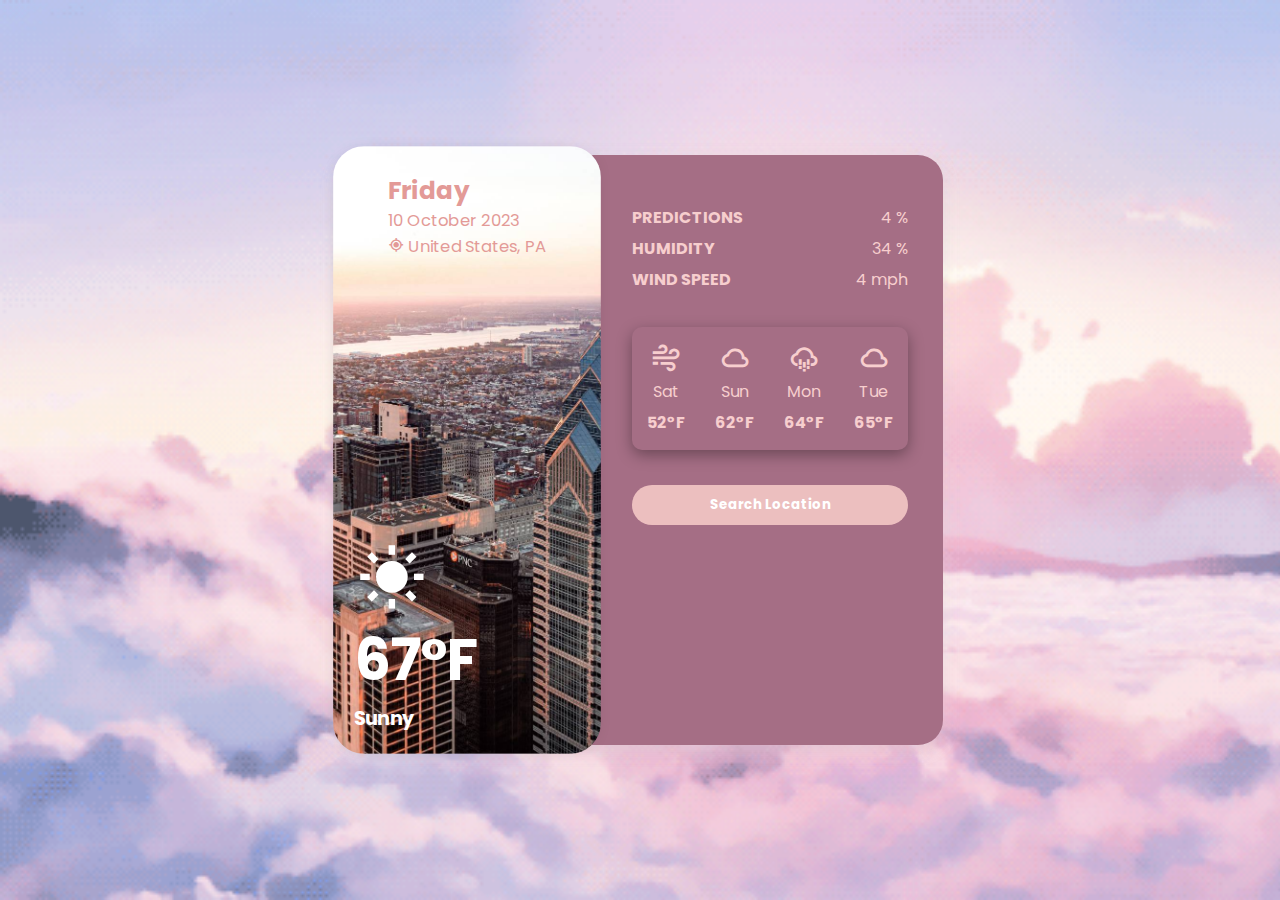
<file: index.html>
<!DOCTYPE html>
<html lang="en">
<head>
    <meta charset="UTF-8">
    <meta name="viewport" content="width=device-width, initial-scale=1.0">
    <title>Weather App Ui Design</title>
    <link rel="Stylesheet" href="weather.css">
    <link href='https://unpkg.com/boxicons@2.1.4/css/boxicons.min.css' rel='stylesheet'>
</head>
<body>
    
    <div class="container">
        <div class="left-info">
            <div class="pic-gradient"></div>
            <div class="today-info">
                <h2>Friday</h2>
                <span>10 October 2023</span>
                <div>
                    <i class='bx bx-current-location'></i>
                    <span>United States, PA</span>
                </div>
            </div>
            <div class="today-weather">
                <i class='bx bxs-sun'></i>
                <h1 class="weather-temp">
                    67°F
                </h>
                 <h3>Sunny</h3>
            </div>
        </div>

        <div class="right-info">
            <div class="day-info">
                <div>
                    <span class="title">PREDICTIONS</span>
                    <div class="span value"> 4 %</div>
                </div>
                <div>
                    <span class="title">HUMIDITY</span>
                    <div class="span value"> 34 %</div>
                </div>
                <div>
                    <span class="title">WIND SPEED</span>
                    <div class="span value"> 4 mph</div>
                </div>
            </div>

            <ul class="days-list">
                <li>
                    <i class='bx bx-wind'></i>
                    <span>Sat</span>
                    <div class="span day-temp">52°F</div>
                </li>
                <li>
                    <i class='bx bx-cloud'></i>
                    <span>Sun</span>
                    <div class="span day-temp">62°F</div>
                </li>
                <li>
                    <i class='bx bx-cloud-light-rain' ></i>
                    <span>Mon</span>
                    <div class="span day-temp">64°F</div>
                </li>
                <li>
                    <i class='bx bx-cloud'></i>
                    <span>Tue</span>
                    <div class="span day-temp">65°F</div>
                </li>
            </ul>

            <div class="btn-container">
                <button class="loc-button">Search Location</button>
            </div>

            
        </div>

    </div>


</body>
</html>
</file>
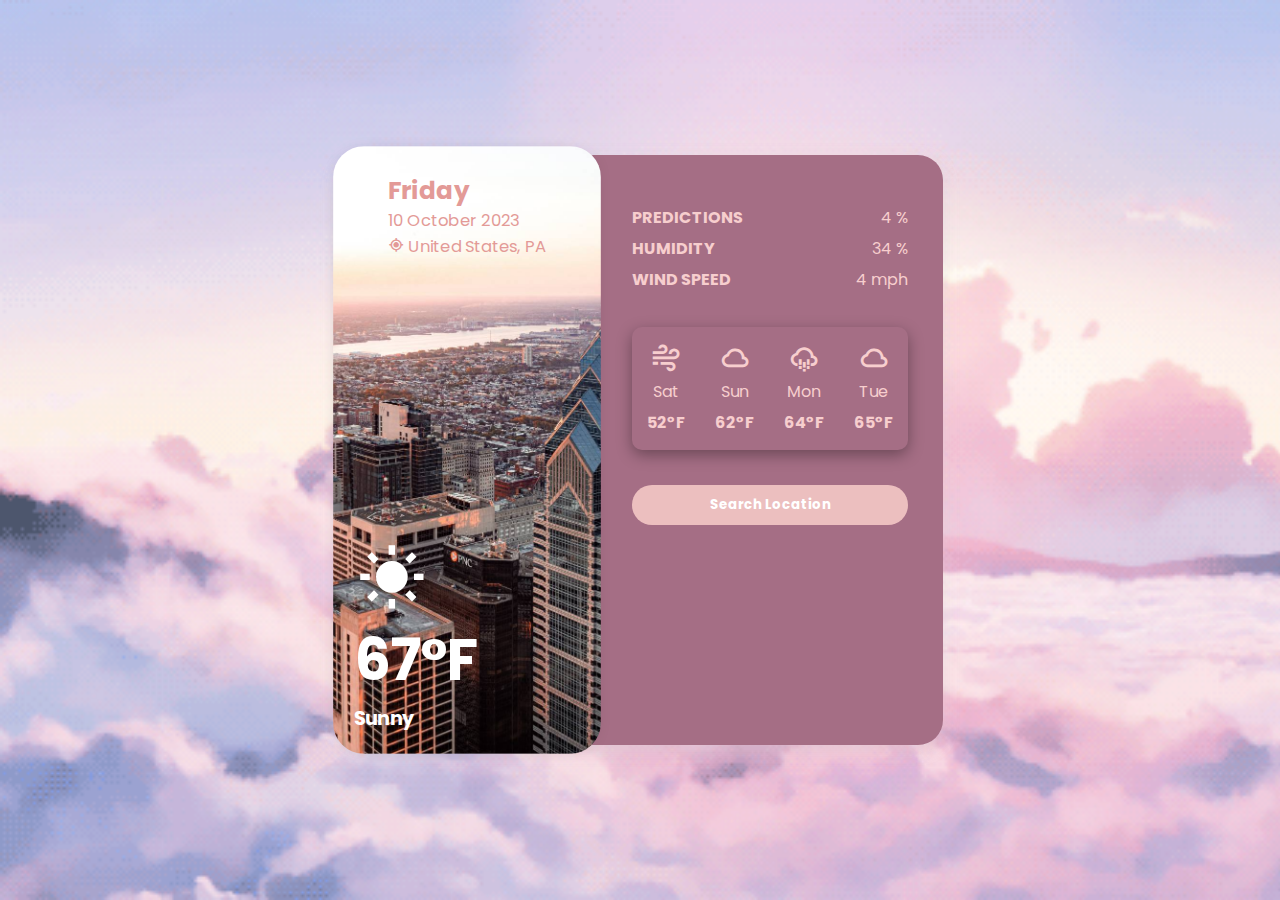
<file: weather.html>
<!DOCTYPE html>
<html lang="en">
<head>
    <meta charset="UTF-8">
    <meta name="viewport" content="width=device-width, initial-scale=1.0">
    <title>Weather App Ui Design</title>
    <link rel="Stylesheet" href="weather.css">
    <link href='https://unpkg.com/boxicons@2.1.4/css/boxicons.min.css' rel='stylesheet'>
</head>
<body>
    
    <div class="container">
        <div class="left-info">
            <div class="pic-gradient"></div>
            <div class="today-info">
                <h2>Friday</h2>
                <span>10 October 2023</span>
                <div>
                    <i class='bx bx-current-location'></i>
                    <span>United States, PA</span>
                </div>
            </div>
            <div class="today-weather">
                <i class='bx bxs-sun'></i>
                <h1 class="weather-temp">
                    67°F
                </h>
                 <h3>Sunny</h3>
            </div>
        </div>

        <div class="right-info">
            <div class="day-info">
                <div>
                    <span class="title">PREDICTIONS</span>
                    <div class="span value"> 4 %</div>
                </div>
                <div>
                    <span class="title">HUMIDITY</span>
                    <div class="span value"> 34 %</div>
                </div>
                <div>
                    <span class="title">WIND SPEED</span>
                    <div class="span value"> 4 mph</div>
                </div>
            </div>

            <ul class="days-list">
                <li>
                    <i class='bx bx-wind'></i>
                    <span>Sat</span>
                    <div class="span day-temp">52°F</div>
                </li>
                <li>
                    <i class='bx bx-cloud'></i>
                    <span>Sun</span>
                    <div class="span day-temp">62°F</div>
                </li>
                <li>
                    <i class='bx bx-cloud-light-rain' ></i>
                    <span>Mon</span>
                    <div class="span day-temp">64°F</div>
                </li>
                <li>
                    <i class='bx bx-cloud'></i>
                    <span>Tue</span>
                    <div class="span day-temp">65°F</div>
                </li>
            </ul>

            <div class="btn-container">
                <button class="loc-button">Search Location</button>
            </div>

            
        </div>

    </div>


</body>
</html>
</file>
<file: weather.css>
@import url('https://fonts.googleapis.com/css2?family=Poppins:ital,wght@1,600&display=swap');

*{
    margin: 0;
    padding: 0;
    box-sizing: border-box;
    font-family: "poppins", sans-serif ;

}

body{
    background: url(cool_clouds2.gif) ;
    background-repeat: no-repeat;
    background-size: cover;
    height: 100vh ;
    display: flex ;
    align-items: center;
    justify-content: center ;
}

.container{
    height: 590px;
    background-color: #a56e85;
    color: #f7cece;
    border-radius: 25px;
    box-shadow: 0 5px 15px rgba(202, 202, 202, 0.35);
}

.left-info{
    width: 260px;
    height: 100%;
    float: left;
    display: flex;
    border-radius: 30px ;
    justify-content: center;
    background: url(Reisinformatie-over-Philadelphia.jpg);
    background-position: center;
    background-size: cover;
    transform: scale(1.03) perspective(200px);
    cursor: pointer;
    box-shadow: 0 0 20px -10px rgba(0, 0, 0, 0.2);
    transform: all 0.3s ease;
}

.left-info:hover{
    transform: scale(1.1) perspective(2500px) rotateY(5deg);
}

.pic-gradient{
    position: absolute;
    width: 100%;
    height: 0;
    left: 0;
    background: linear-gradient(135deg, #5c6bc0 10%, #0d47a1
    100%);
    border-radius: 25px;
    opacity: 0.5;
}

.today-info{
    position: absolute;
    display: flex;
    flex-direction: column;
    margin-top: 25px;
    color: #e39a97;

}

.today-weather{
    position: absolute;
    display: flex;
    flex-direction: column;
    align-items: flex-start;
    bottom: 20px;
    left: 20px;
    color: #ffffff;
    
}

.today-weather .bx{
    font-size: 4.6rem;
}


.weather-temp{
    font-weight: 700;
    font-size: 3.5rem;
}




.right-info{
    float: right;
    position: relative;
    height: 100%;
    padding-top: 25px ;
}

.day-info{
    padding: 25px 35px;
    display: flex;
    flex-direction: column;
}

.day-info div:not(:last-child){
    margin-bottom: 6px;
}

.day-info div .title{
    font-weight: 700;
}

.day-info div .value{
    float: right
}

.days-list{
    display: flex;
    list-style: none;
    margin: 10px 35px;
    box-shadow: 0 5px 15px rgba(0, 0, 0, 0.35);
    border-radius: 10px;
}

.days-list li{
    padding: 15px;
    cursor: pointer;
    display: flex;
    flex-direction: column;
    justify-content: space-between;
    align-items: center;
    border-radius: 10px;
    transition: all 0.3s ease;
}

.days-list li .bx{
    margin-bottom: 5px;
    font-size: 2rem;
}

.days-list li:hover{
    transform: scale(1.1);
    background: #fff;
    box-shadow: 0 5px 15px rgba(0, 0, 0, 0.35);
}

.days-list li .day-temp{
    margin-top: 6px;
    font-weight: 700;
}

.btn-container{
    padding: 25px 35px;
}

.loc-button{
    outline: none;
    width: 100%;
    border: none;
    font-weight: 700;
    border-radius: 25px;
    padding: 10px;
    background: #ecbfbf;
    color: #ffffff;
    cursor: pointer;
    box-shadow: 0, 5px, 15px rgba(0, 0, 0, 0.35);
    transition: all 0.3s ease;
}

.loc-button:hover{
    background: #644f4f;
}

.p{
    color: #fff;
}
</file>
